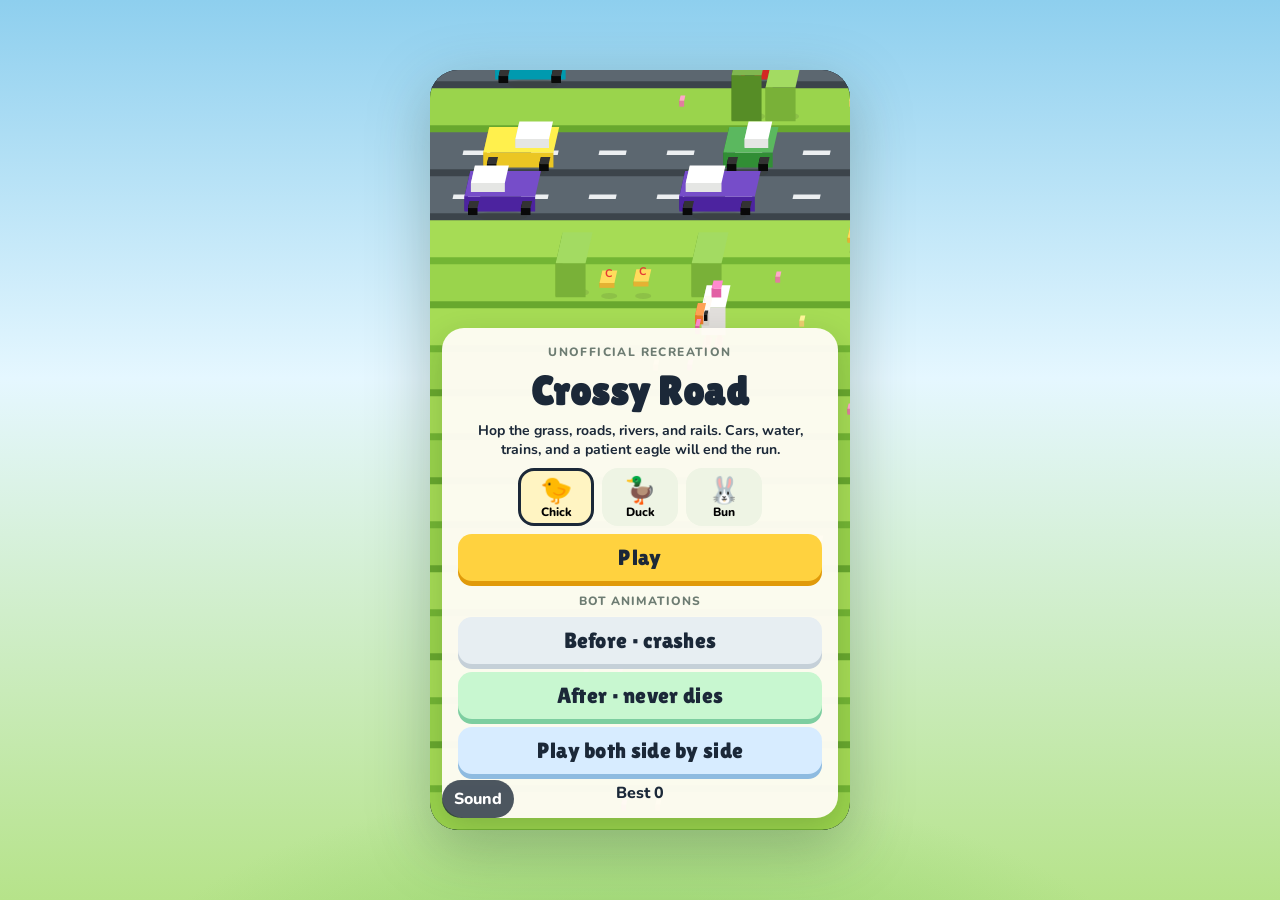
<file: index.html>
<!DOCTYPE html>
<html lang="en">
  <head>
    <meta charset="UTF-8" />
    <meta name="viewport" content="width=device-width, initial-scale=1, viewport-fit=cover" />
    <title>Crossy Road</title>
    <link rel="icon" href="data:image/svg+xml,%3Csvg xmlns='http://www.w3.org/2000/svg' viewBox='0 0 100 100'%3E%3Ctext y='.9em' font-size='90'%3E🐤%3C/text%3E%3C/svg%3E" />
    <link rel="preconnect" href="https://fonts.googleapis.com" />
    <link rel="preconnect" href="https://fonts.gstatic.com" crossorigin />
    <link href="https://fonts.googleapis.com/css2?family=Lilita+One&family=Nunito:wght@700;800&display=swap" rel="stylesheet" />
    <link rel="stylesheet" href="css/style.css" />
  </head>
  <body>
    <header id="lede" class="hidden">
      <h1>Before and after</h1>
      <p>Same roads, same seed. One bot only checks the next hop and crashes. The other plans ahead, scores fast, and stays alive.</p>
    </header>
    <div id="stage">
      <div class="column" id="col-a">
        <h2 class="watch-title hidden" id="title-a">Before</h2>
        <section class="phone" id="phone-a">
          <div class="screen">
            <canvas id="cv-a" width="420" height="760" aria-label="Crossy Road game"></canvas>
            <div class="sheet" id="menu">
              <p class="eyebrow">Unofficial recreation</p>
              <h1>Crossy Road</h1>
              <p class="help">Hop the grass, roads, rivers, and rails. Cars, water, trains, and a patient eagle will end the run.</p>
              <div class="chars" id="chars">
                <button type="button" data-character="chicken" class="selected">🐤<span>Chick</span></button>
                <button type="button" data-character="duck">🦆<span>Duck</span></button>
                <button type="button" data-character="bunny">🐰<span>Bun</span></button>
              </div>
              <button type="button" id="play" class="go">Play</button>
              <p class="split">Bot animations</p>
              <button type="button" id="watch-before" class="ghost">Before · crashes</button>
              <button type="button" id="watch-after" class="ghost good">After · never dies</button>
              <button type="button" id="watch-both" class="ghost both">Play both side by side</button>
              <p class="best" id="best-line">Best 0</p>
            </div>
            <div class="sheet hidden" id="gameover">
              <p class="eyebrow" id="go-kicker">Run over</p>
              <h2 id="go-title">Splat!</h2>
              <p class="go-score" id="go-score">0</p>
              <p class="help" id="go-detail"></p>
              <button type="button" id="retry" class="go">Retry</button>
              <button type="button" id="new-run" class="ghost">New run</button>
              <button type="button" id="to-menu" class="ghost">Menu</button>
            </div>
            <div class="pad" id="pad">
              <button type="button" data-dir="up" aria-label="Hop forward">▲</button>
              <button type="button" data-dir="left" aria-label="Hop left">◀</button>
              <button type="button" data-dir="down" aria-label="Hop back">▼</button>
              <button type="button" data-dir="right" aria-label="Hop right">▶</button>
            </div>
            <button type="button" id="back" class="icon-btn hidden">Menu</button>
            <button type="button" id="mute" class="icon-btn">Sound</button>
          </div>
        </section>
      </div>
      <div class="column hidden" id="col-b">
        <h2 class="watch-title" id="title-b">After</h2>
        <section class="phone">
          <div class="screen">
            <canvas id="cv-b" width="420" height="760" aria-label="After bot playing Crossy Road"></canvas>
          </div>
        </section>
      </div>
    </div>
    <script type="module" src="js/main.js?v=16"></script>
  </body>
</html>
</file>
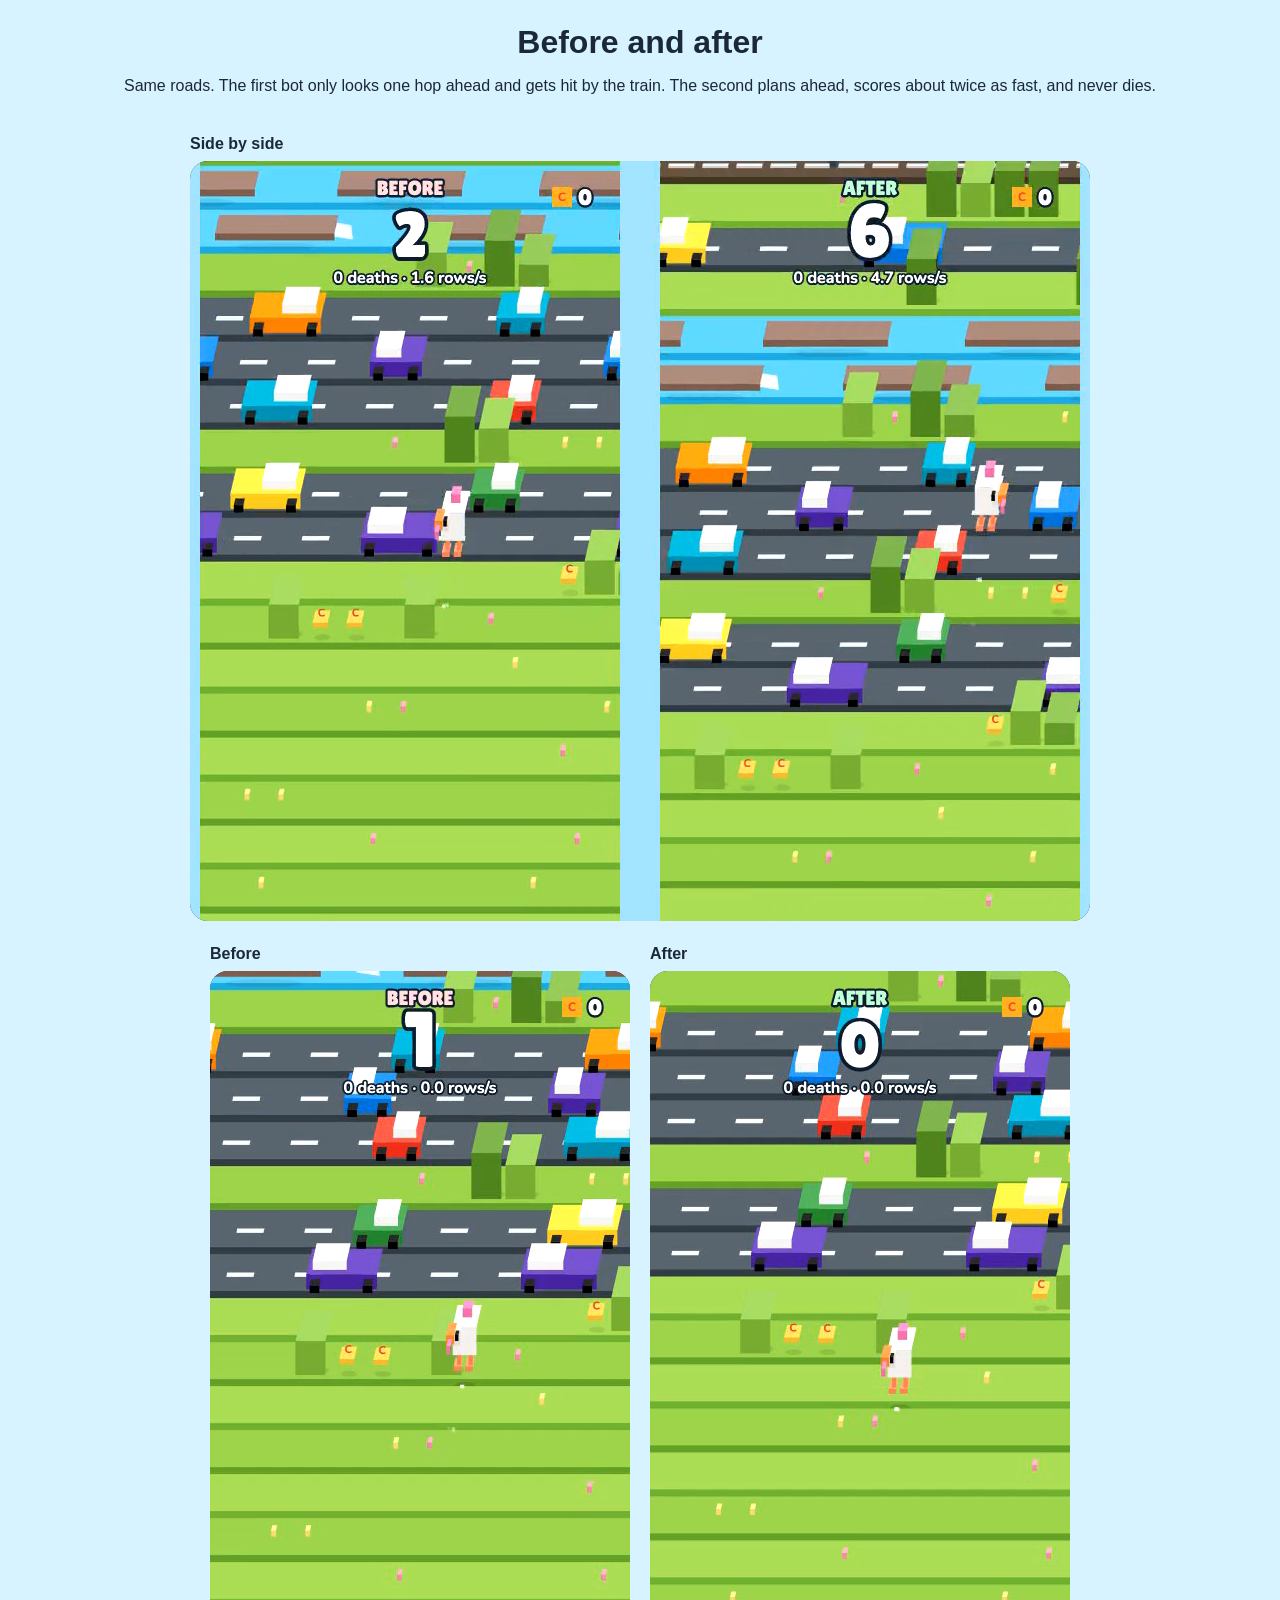
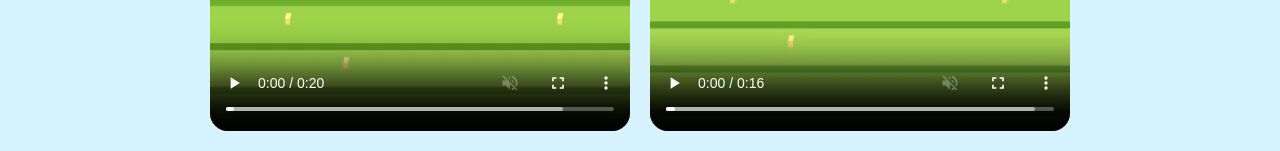
<file: animations/index.html>
<!DOCTYPE html>
<html lang="en">
  <head>
    <meta charset="UTF-8" />
    <meta name="viewport" content="width=device-width, initial-scale=1" />
    <title>Bot animations</title>
    <style>
      body {
        margin: 0;
        font-family: "Trebuchet MS", sans-serif;
        background: #d7f3ff;
        color: #1b2838;
      }
      header { text-align: center; padding: 24px 16px 8px; }
      h1 { margin: 0 0 8px; }
      .row { display: flex; flex-wrap: wrap; gap: 20px; justify-content: center; padding: 16px; }
      figure { margin: 0; max-width: 420px; }
      figcaption { font-weight: 800; margin-bottom: 8px; }
      video { width: 100%; border-radius: 18px; background: #16324a; }
      .wide { max-width: 920px; }
    </style>
  </head>
  <body>
    <header>
      <h1>Before and after</h1>
      <p>Same roads. The first bot only looks one hop ahead and gets hit by the train. The second plans ahead, scores about twice as fast, and never dies.</p>
    </header>
    <div class="row">
      <figure class="wide">
        <figcaption>Side by side</figcaption>
        <video src="compare.webm" autoplay loop muted playsinline controls></video>
      </figure>
      <figure>
        <figcaption>Before</figcaption>
        <video src="before.webm" autoplay loop muted playsinline controls></video>
      </figure>
      <figure>
        <figcaption>After</figcaption>
        <video src="after.webm" autoplay loop muted playsinline controls></video>
      </figure>
    </div>
  </body>
</html>
</file>
<file: css/style.css>
:root {
  color: #1b2838;
  font-family: "Nunito", "Trebuchet MS", sans-serif;
  background: #8fd3ef;
}

* { box-sizing: border-box; }

body {
  margin: 0;
  min-height: 100dvh;
  display: flex;
  flex-direction: column;
  align-items: center;
  justify-content: center;
  gap: 12px;
  overflow: hidden;
  background:
    radial-gradient(900px 420px at 50% 115%, rgba(143, 209, 106, 0.95), transparent 60%),
    linear-gradient(#8ecfee, #e5f7ff 42%, #b6e38a);
}

body.compare { overflow: auto; justify-content: flex-start; padding: 18px 12px 28px; }

button, input { font: inherit; }

#lede {
  text-align: center;
  max-width: 760px;
  margin: 0;
  color: #14324a;
}

#lede h1 {
  font-family: "Lilita One", "Arial Black", sans-serif;
  font-size: 40px;
  margin: 0 0 4px;
  color: white;
  text-shadow:
    -3px -3px 0 #1b2838,
    3px -3px 0 #1b2838,
    -3px 3px 0 #1b2838,
    3px 3px 0 #1b2838;
}

#lede p { margin: 0; font-weight: 800; }

#stage {
  display: flex;
  gap: 22px;
  align-items: flex-start;
  justify-content: center;
}

.watch-title {
  font-family: "Lilita One", "Arial Black", sans-serif;
  text-align: center;
  margin: 0 0 8px;
  color: white;
  font-size: 28px;
  text-shadow:
    -3px -3px 0 #1b2838,
    3px -3px 0 #1b2838,
    -3px 3px 0 #1b2838,
    3px 3px 0 #1b2838;
}

.phone { filter: drop-shadow(0 18px 30px rgba(20, 50, 30, 0.28)); }

.screen {
  position: relative;
  height: min(760px, calc(100dvh - 24px));
  aspect-ratio: 420 / 760;
  width: auto;
  border-radius: 28px;
  overflow: hidden;
  background: #1b2838;
  box-shadow: inset 0 0 0 3px #14202e;
}

body.compare .screen {
  width: min(340px, calc(50vw - 28px));
  height: auto;
}

@media (max-width: 860px) {
  body.compare #stage { flex-direction: column; align-items: center; }
  body.compare .screen { width: min(420px, calc(100vw - 24px)); }
}

canvas {
  width: 100%;
  height: 100%;
  display: block;
  touch-action: none;
}

.sheet {
  position: absolute;
  left: 12px;
  right: 12px;
  bottom: 12px;
  z-index: 3;
  display: flex;
  flex-direction: column;
  gap: 8px;
  padding: 16px 16px 14px;
  border-radius: 22px;
  background: rgba(255, 252, 245, 0.96);
  box-shadow: 0 10px 30px rgba(20, 40, 20, 0.18);
  max-height: calc(100% - 24px);
  overflow: auto;
}

.sheet h1, .sheet h2 {
  font-family: "Lilita One", "Arial Black", sans-serif;
  text-align: center;
  margin: 0;
  font-size: 40px;
  letter-spacing: 0.5px;
}

.eyebrow, .split, .best, .help, .go-score {
  margin: 0;
  text-align: center;
}

.eyebrow {
  font-size: 12px;
  font-weight: 800;
  letter-spacing: 1.4px;
  text-transform: uppercase;
  color: #6d7c72;
}

.help { font-size: 14px; font-weight: 700; line-height: 1.35; }

.split {
  margin-top: 4px;
  font-size: 12px;
  font-weight: 800;
  letter-spacing: 1px;
  text-transform: uppercase;
  color: #6d7c72;
}

.best { font-weight: 800; }

.go-score {
  font-family: "Lilita One", "Arial Black", sans-serif;
  font-size: 42px;
}

.chars { display: flex; gap: 8px; justify-content: center; }

.chars button {
  width: 76px;
  border: 3px solid transparent;
  background: #eef4e4;
  border-radius: 16px;
  padding: 6px 0 4px;
  cursor: pointer;
  display: flex;
  flex-direction: column;
  align-items: center;
  font-size: 26px;
  line-height: 1.1;
}

.chars button span { font-size: 12px; font-weight: 800; }

.chars button.selected { border-color: #1b2838; background: #fff4c2; }

button.go, button.ghost {
  border: 0;
  border-radius: 14px;
  padding: 11px 12px;
  cursor: pointer;
  font-family: "Lilita One", "Arial Black", sans-serif;
  font-size: 22px;
  letter-spacing: 0.3px;
}

button.go {
  background: #ffd23f;
  color: #1b2838;
  box-shadow: 0 5px 0 #e09a09;
}

button.ghost { background: #e7eef2; color: #1b2838; box-shadow: 0 5px 0 #c5d0d8; }
button.ghost.good { background: #c8f7d0; box-shadow: 0 5px 0 #7dcea0; }
button.ghost.both { background: #d7ecff; box-shadow: 0 5px 0 #8ebbe0; }

button.go:active, button.ghost:active { transform: translateY(3px); box-shadow: 0 2px 0 #b0b8ae; }

.icon-btn {
  position: absolute;
  z-index: 4;
  border: 0;
  border-radius: 999px;
  padding: 8px 12px;
  background: rgba(27, 40, 56, 0.78);
  color: white;
  font-weight: 800;
  cursor: pointer;
}

#back { top: 12px; left: 12px; }
#mute { left: 12px; bottom: 12px; }
#gameover { bottom: 58px; }

.pad {
  display: none;
  position: absolute;
  z-index: 4;
  right: 12px;
  bottom: 12px;
  width: 132px;
  grid-template-columns: repeat(3, 1fr);
  gap: 6px;
}

.pad button {
  grid-column: span 1;
  height: 42px;
  border: 0;
  border-radius: 12px;
  background: rgba(27, 40, 56, 0.78);
  color: white;
  font-size: 18px;
}

.pad button[data-dir="up"] { grid-column: 2; }
.pad button[data-dir="left"] { grid-column: 1; }
.pad button[data-dir="down"] { grid-column: 2; }
.pad button[data-dir="right"] { grid-column: 3; }

@media (pointer: coarse) {
  .pad.visible { display: grid; }
}

.hidden { display: none !important; }

@media (max-width: 860px) {
  body.compare { padding-top: 12px; }
  #lede h1 { font-size: 30px; }
  .sheet h1 { font-size: 32px; }
  button.go, button.ghost { font-size: 18px; padding: 10px; }
}
</file>
